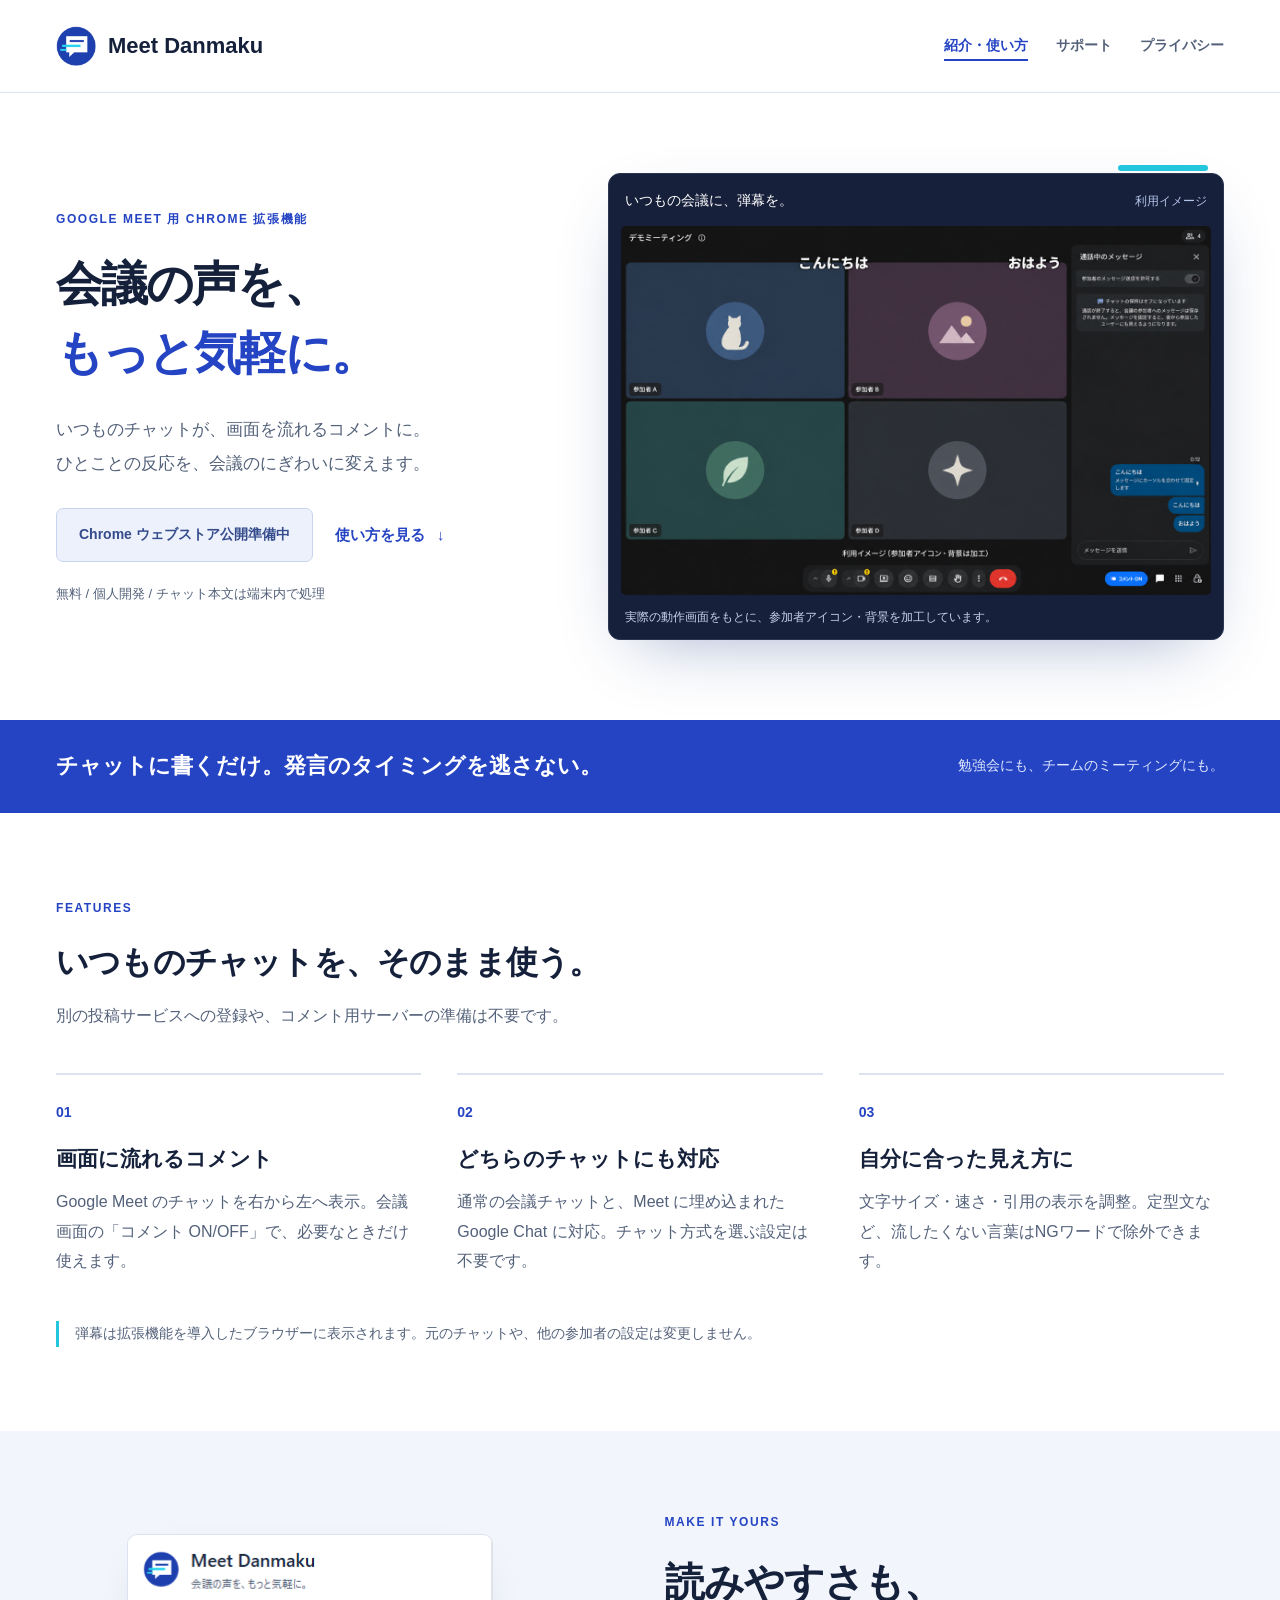
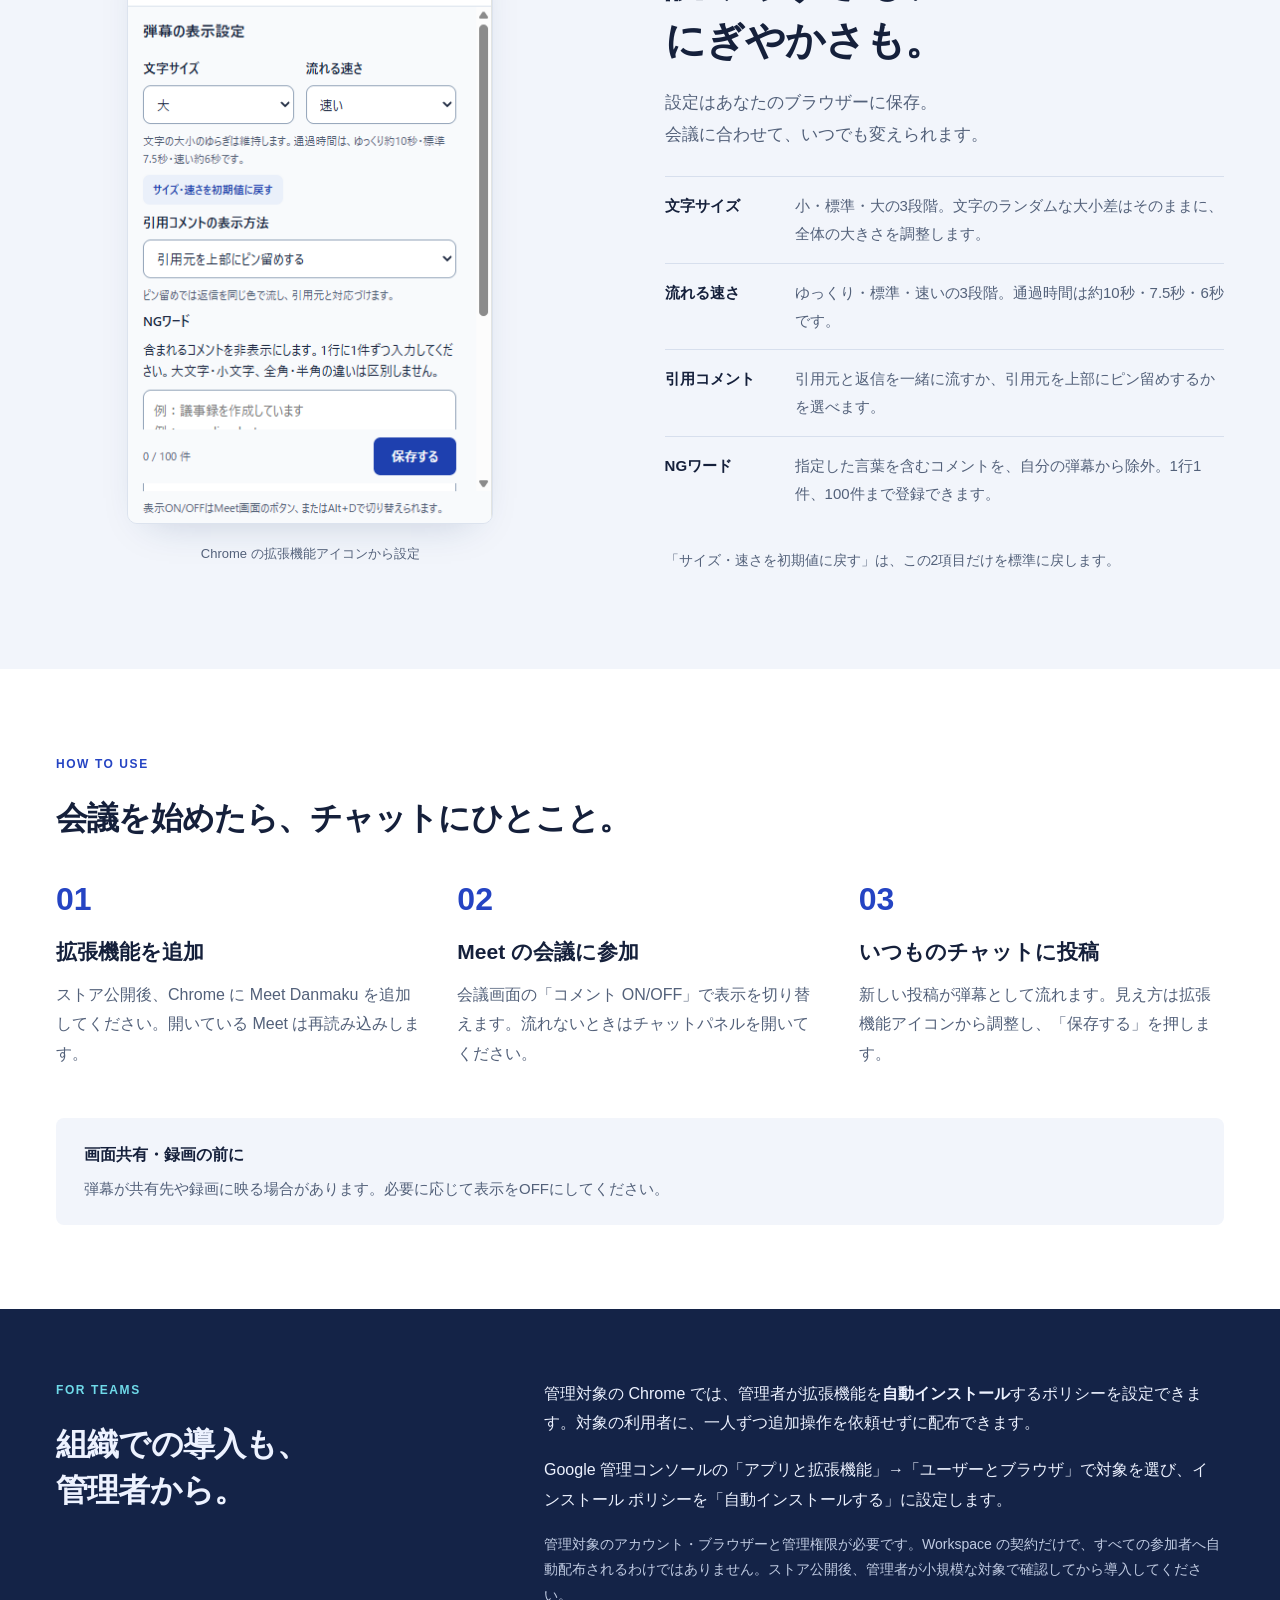
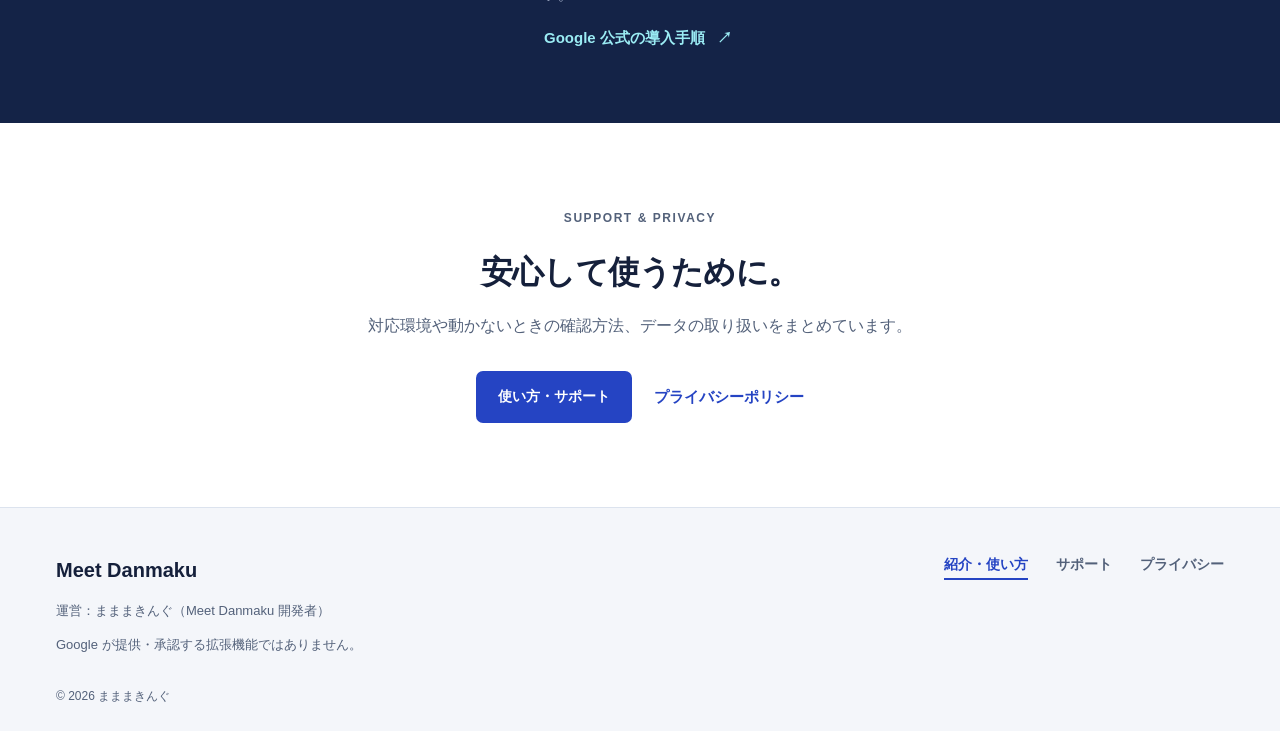
<file: index.html>
<!doctype html>
<html lang="ja"><head><meta charset="utf-8"><meta name="viewport" content="width=device-width, initial-scale=1">
<meta name="referrer" content="no-referrer">
<meta name="description" content="Google Meetのチャットを画面に流れるコメントとして表示するChrome拡張機能。文字サイズ・速さ・引用・NGワードを設定できます。"><meta name="color-scheme" content="light">
<title>Meet Danmaku｜会議の声を、もっと気軽に。</title><link rel="icon" type="image/png" href="./assets/icon32.png"><link rel="stylesheet" href="./assets/style.css"><link rel="canonical" href="https://mamamaking.github.io/meet-danmaku-site/"></head>
<body><a class="skip" href="#main">本文へ移動</a>

<header class="header"><div class="wrap header-inner"><a class="brand" href="./index.html"><img src="./assets/icon128.png" width="40" height="40" alt=""><span>Meet Danmaku</span></a><nav aria-label="メインナビゲーション"><a href="./index.html" aria-current="page">紹介・使い方</a><a href="./support/index.html">サポート</a><a href="./privacy/index.html">プライバシー</a></nav></div></header>
<main id="main">
<section class="hero wrap">
  <div class="hero-copy"><p class="eyebrow">GOOGLE MEET 用 CHROME 拡張機能</p>
    <h1>会議の声を、<br><span>もっと気軽に。</span></h1>
    <p class="lead">いつものチャットが、画面を流れるコメントに。<br class="desktop">ひとことの反応を、会議のにぎわいに変えます。</p>
    <div class="actions"><span class="button pending" aria-disabled="true">Chrome ウェブストア公開準備中</span><a class="text-link" href="#how-to">使い方を見る <span aria-hidden="true">↓</span></a></div>
    <p class="micro">無料 / 個人開発 / チャット本文は端末内で処理</p>
  </div>
  <figure class="hero-visual"><div class="image-top"><span class="image-title">いつもの会議に、弾幕を。</span><span class="image-label">利用イメージ</span></div><img src="assets/meeting.png" width="1280" height="800" alt="4つのアバターが並ぶ会議画面に、こんにちは・おはようのコメントが流れる利用イメージ"><figcaption>実際の動作画面をもとに、参加者アイコン・背景を加工しています。</figcaption></figure>
</section>
<section class="intro-band"><div class="wrap"><p>チャットに書くだけ。<br class="mobile">発言のタイミングを逃さない。</p><span>勉強会にも、チームのミーティングにも。</span></div></section>
<section class="section wrap" aria-labelledby="features"><div class="section-heading"><p class="eyebrow">FEATURES</p><h2 id="features">いつものチャットを、そのまま使う。</h2><p>別の投稿サービスへの登録や、コメント用サーバーの準備は不要です。</p></div>
<div class="feature-grid"><article><span class="number">01</span><h3>画面に流れるコメント</h3><p>Google Meet のチャットを右から左へ表示。会議画面の「コメント ON/OFF」で、必要なときだけ使えます。</p></article><article><span class="number">02</span><h3>どちらのチャットにも対応</h3><p>通常の会議チャットと、Meet に埋め込まれた Google Chat に対応。チャット方式を選ぶ設定は不要です。</p></article><article><span class="number">03</span><h3>自分に合った見え方に</h3><p>文字サイズ・速さ・引用の表示を調整。定型文など、流したくない言葉はNGワードで除外できます。</p></article></div>
<p class="note">弾幕は拡張機能を導入したブラウザーに表示されます。元のチャットや、他の参加者の設定は変更しません。</p></section>
<section class="settings-section"><div class="wrap settings-layout"><figure class="settings-visual"><img src="assets/settings.png" width="366" height="591" loading="lazy" alt="文字サイズ、流れる速さ、引用コメント、NGワードを設定する実際の拡張機能画面"><figcaption>Chrome の拡張機能アイコンから設定</figcaption></figure><div><p class="eyebrow">MAKE IT YOURS</p><h2>読みやすさも、<br>にぎやかさも。</h2><p class="section-lead">設定はあなたのブラウザーに保存。<br>会議に合わせて、いつでも変えられます。</p><dl class="settings-list"><div><dt>文字サイズ</dt><dd>小・標準・大の3段階。文字のランダムな大小差はそのままに、全体の大きさを調整します。</dd></div><div><dt>流れる速さ</dt><dd>ゆっくり・標準・速いの3段階。通過時間は約10秒・7.5秒・6秒です。</dd></div><div><dt>引用コメント</dt><dd>引用元と返信を一緒に流すか、引用元を上部にピン留めするかを選べます。</dd></div><div><dt>NGワード</dt><dd>指定した言葉を含むコメントを、自分の弾幕から除外。1行1件、100件まで登録できます。</dd></div></dl><p class="micro">「サイズ・速さを初期値に戻す」は、この2項目だけを標準に戻します。</p></div></div></section>
<section id="how-to" class="section wrap"><div class="section-heading"><p class="eyebrow">HOW TO USE</p><h2>会議を始めたら、チャットにひとこと。</h2></div><ol class="steps"><li><h3>拡張機能を追加</h3><p>ストア公開後、Chrome に Meet Danmaku を追加してください。開いている Meet は再読み込みします。</p></li><li><h3>Meet の会議に参加</h3><p>会議画面の「コメント ON/OFF」で表示を切り替えます。流れないときはチャットパネルを開いてください。</p></li><li><h3>いつものチャットに投稿</h3><p>新しい投稿が弾幕として流れます。見え方は拡張機能アイコンから調整し、「保存する」を押します。</p></li></ol><div class="plain-note"><strong>画面共有・録画の前に</strong><p>弾幕が共有先や録画に映る場合があります。必要に応じて表示をOFFにしてください。</p></div></section>
<section class="org-section"><div class="wrap org-layout"><div><p class="eyebrow">FOR TEAMS</p><h2>組織での導入も、<br>管理者から。</h2></div><div><p>管理対象の Chrome では、管理者が拡張機能を<strong>自動インストール</strong>するポリシーを設定できます。対象の利用者に、一人ずつ追加操作を依頼せずに配布できます。</p><p>Google 管理コンソールの「アプリと拡張機能」→「ユーザーとブラウザ」で対象を選び、インストール ポリシーを「自動インストールする」に設定します。</p><p class="micro">管理対象のアカウント・ブラウザーと管理権限が必要です。Workspace の契約だけで、すべての参加者へ自動配布されるわけではありません。ストア公開後、管理者が小規模な対象で確認してから導入してください。</p><a class="text-link" href="https://support.google.com/chrome/a/answer/6306504?hl=ja" rel="noreferrer">Google 公式の導入手順 <span aria-hidden="true">↗</span></a></div></div></section>
<section class="section wrap closing"><p class="eyebrow">SUPPORT & PRIVACY</p><h2>安心して使うために。</h2><p>対応環境や動かないときの確認方法、データの取り扱いをまとめています。</p><div class="actions"><a class="button primary" href="support/index.html">使い方・サポート</a><a class="text-link" href="privacy/index.html">プライバシーポリシー</a></div></section>
</main>
<footer><div class="wrap footer-inner"><div><strong>Meet Danmaku</strong><p>運営：まままきんぐ（Meet Danmaku 開発者）</p><p>Google が提供・承認する拡張機能ではありません。</p></div><nav aria-label="フッターナビゲーション"><a href="./index.html" aria-current="page">紹介・使い方</a><a href="./support/index.html">サポート</a><a href="./privacy/index.html">プライバシー</a></nav></div><div class="wrap copyright">© 2026 まままきんぐ</div></footer>
</body></html>
</file>
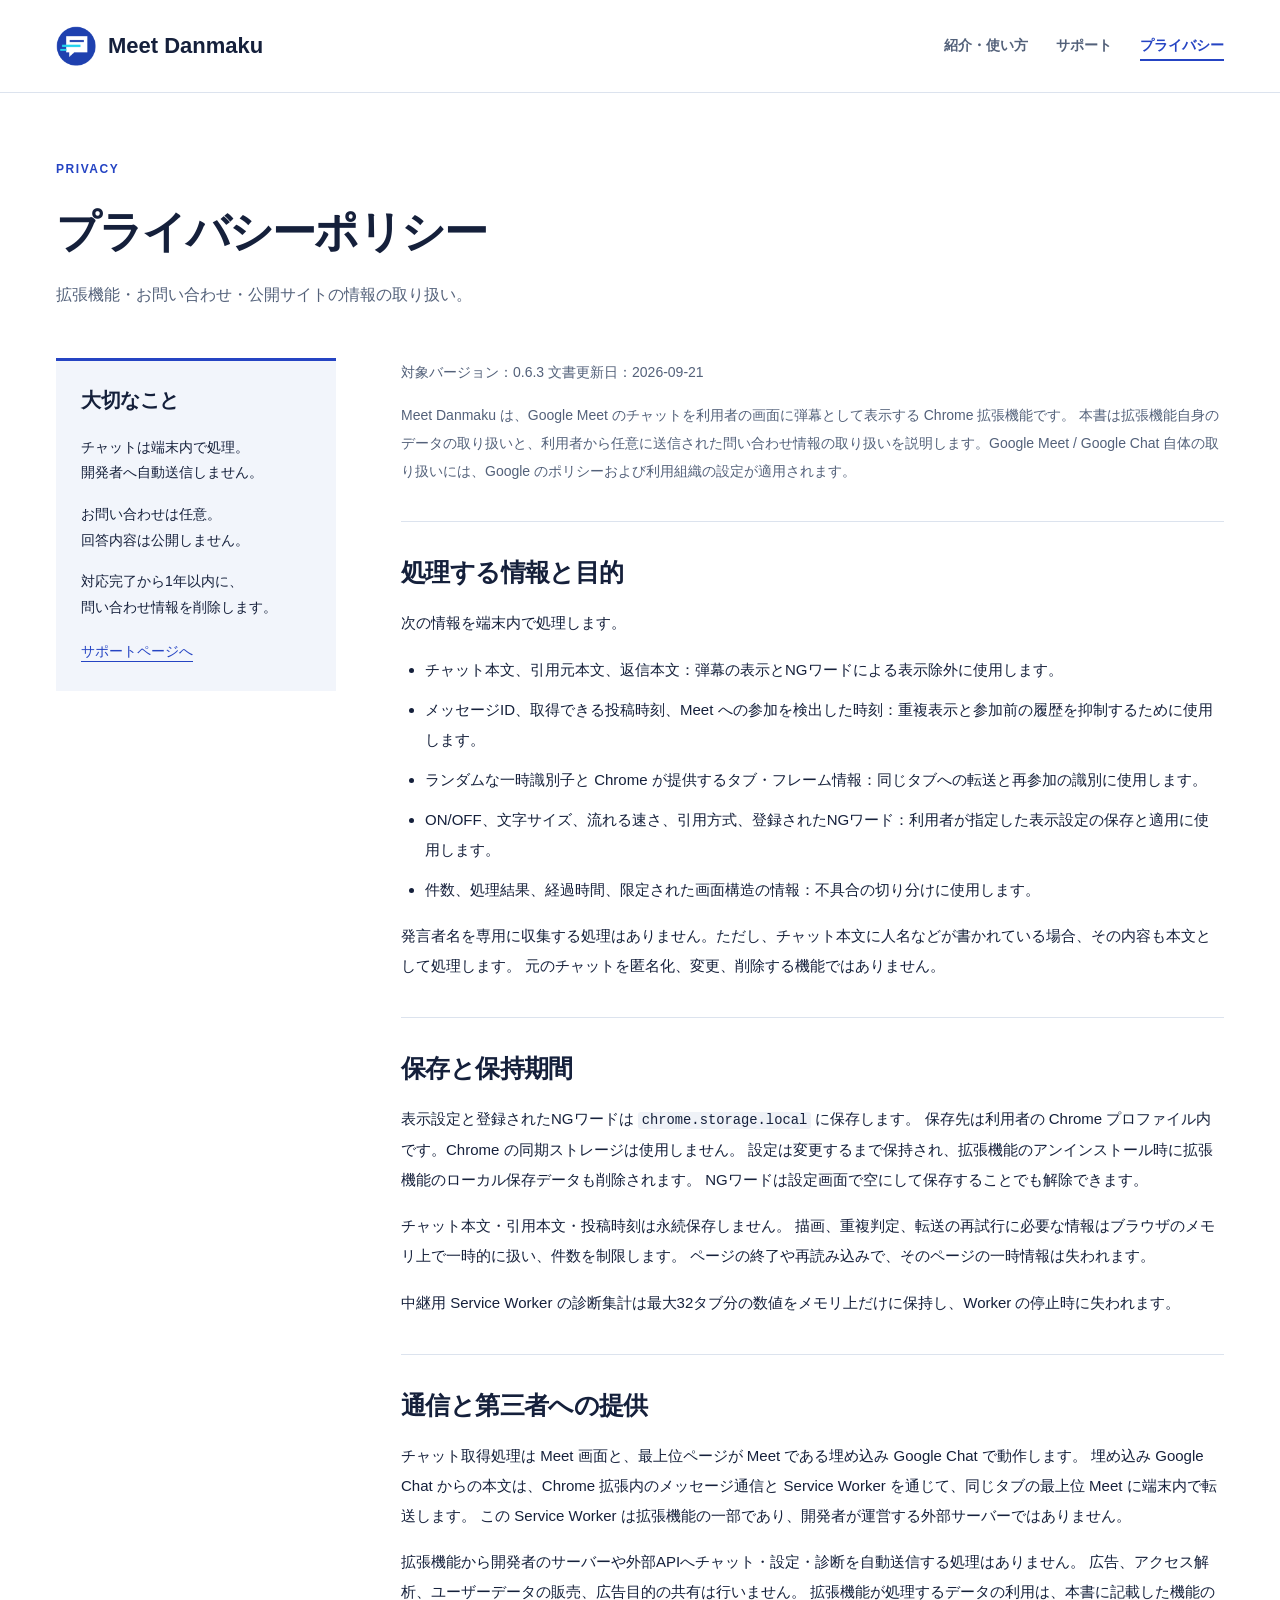
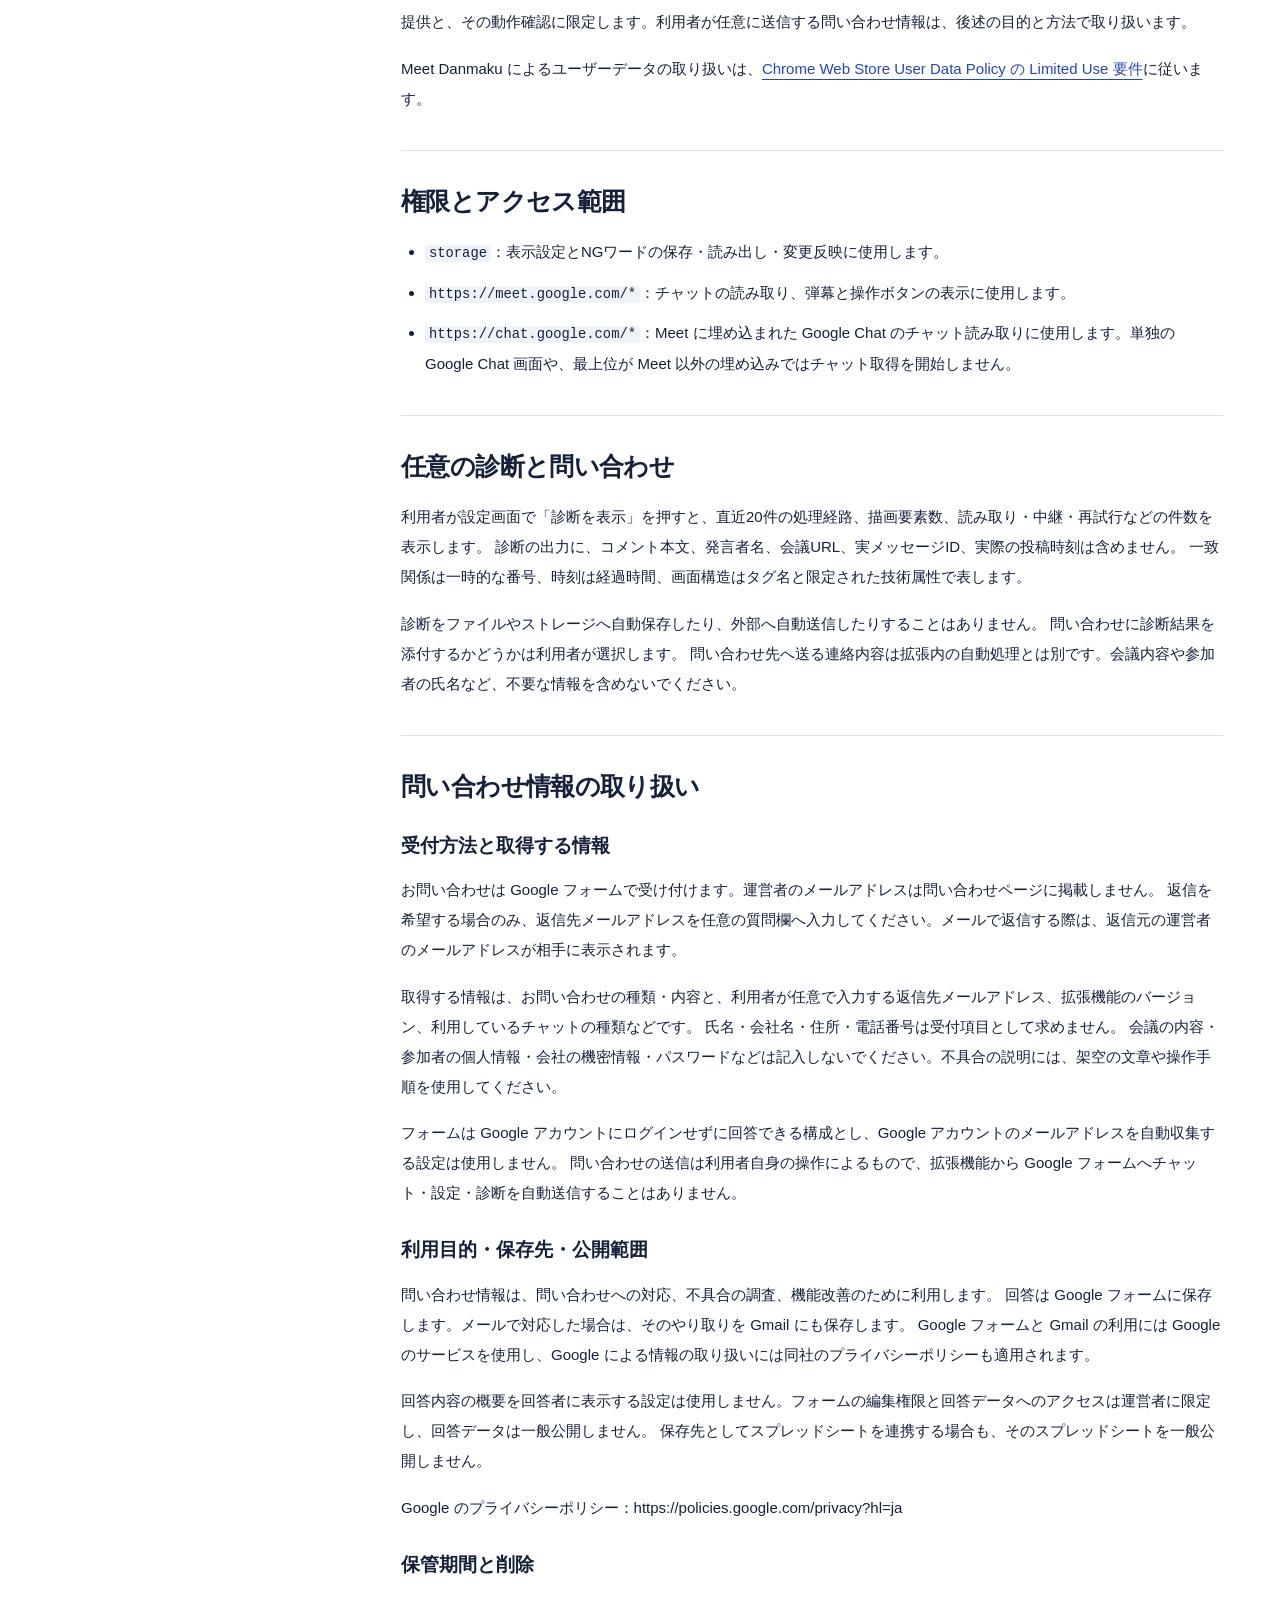
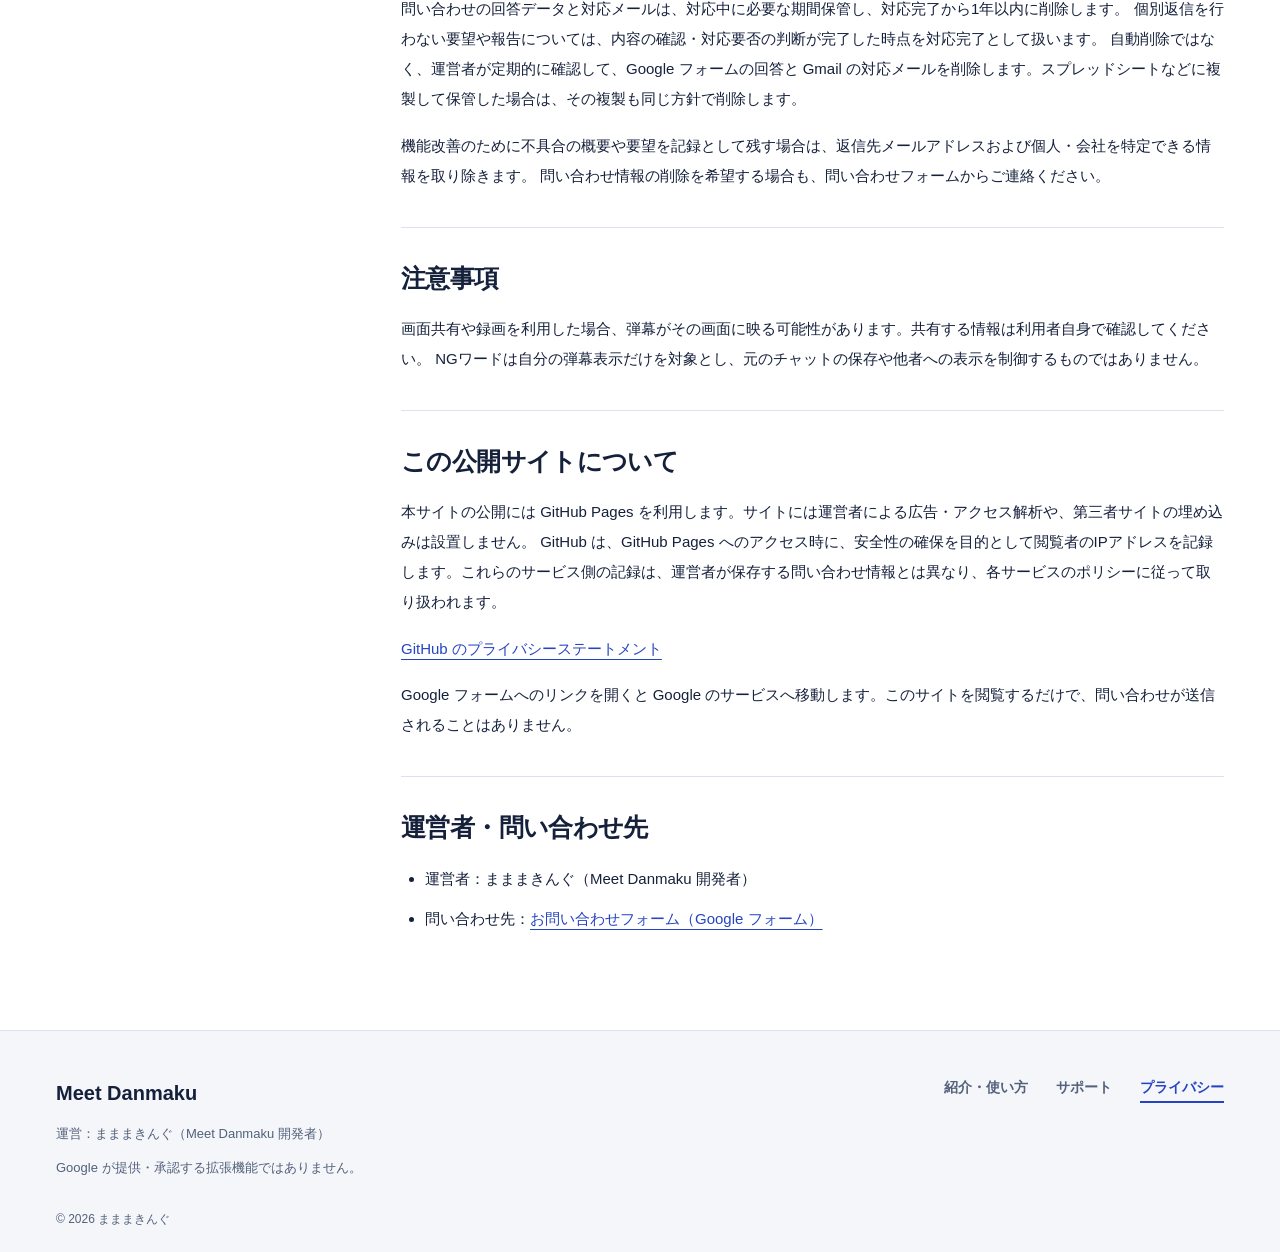
<file: privacy/index.html>
<!doctype html>
<html lang="ja"><head><meta charset="utf-8"><meta name="viewport" content="width=device-width, initial-scale=1">
<meta name="referrer" content="no-referrer">
<meta name="description" content="Meet Danmakuのチャット処理、設定の保存、問い合わせ情報と公開サイトのデータの取り扱い。"><meta name="color-scheme" content="light">
<title>プライバシーポリシー｜Meet Danmaku</title><link rel="icon" type="image/png" href="../assets/icon32.png"><link rel="stylesheet" href="../assets/style.css"><link rel="canonical" href="https://mamamaking.github.io/meet-danmaku-site/privacy/"></head>
<body><a class="skip" href="#main">本文へ移動</a>

<header class="header"><div class="wrap header-inner"><a class="brand" href="../index.html"><img src="../assets/icon128.png" width="40" height="40" alt=""><span>Meet Danmaku</span></a><nav aria-label="メインナビゲーション"><a href="../index.html">紹介・使い方</a><a href="../support/index.html">サポート</a><a href="../privacy/index.html" aria-current="page">プライバシー</a></nav></div></header>
<main id="main"><section class="page-heading wrap"><p class="eyebrow">PRIVACY</p><h1>プライバシーポリシー</h1><p>拡張機能・お問い合わせ・公開サイトの情報の取り扱い。</p></section><div class="wrap privacy-layout"><aside class="privacy-summary"><h2>大切なこと</h2><p>チャットは端末内で処理。<br>開発者へ自動送信しません。</p><p>お問い合わせは任意。<br>回答内容は公開しません。</p><p>対応完了から1年以内に、<br>問い合わせ情報を削除します。</p><a href="../support/index.html">サポートページへ</a></aside><article class="policy"><p>対象バージョン：0.6.3
文書更新日：2026-09-21</p>
<p>Meet Danmaku は、Google Meet のチャットを利用者の画面に弾幕として表示する Chrome 拡張機能です。
本書は拡張機能自身のデータの取り扱いと、利用者から任意に送信された問い合わせ情報の取り扱いを説明します。Google Meet / Google Chat 自体の取り扱いには、Google のポリシーおよび利用組織の設定が適用されます。</p>
<h2>処理する情報と目的</h2>
<p>次の情報を端末内で処理します。</p>
<ul>
<li>チャット本文、引用元本文、返信本文：弾幕の表示とNGワードによる表示除外に使用します。</li>
<li>メッセージID、取得できる投稿時刻、Meet への参加を検出した時刻：重複表示と参加前の履歴を抑制するために使用します。</li>
<li>ランダムな一時識別子と Chrome が提供するタブ・フレーム情報：同じタブへの転送と再参加の識別に使用します。</li>
<li>ON/OFF、文字サイズ、流れる速さ、引用方式、登録されたNGワード：利用者が指定した表示設定の保存と適用に使用します。</li>
<li>件数、処理結果、経過時間、限定された画面構造の情報：不具合の切り分けに使用します。</li>
</ul>
<p>発言者名を専用に収集する処理はありません。ただし、チャット本文に人名などが書かれている場合、その内容も本文として処理します。
元のチャットを匿名化、変更、削除する機能ではありません。</p>
<h2>保存と保持期間</h2>
<p>表示設定と登録されたNGワードは <code>chrome.storage.local</code> に保存します。
保存先は利用者の Chrome プロファイル内です。Chrome の同期ストレージは使用しません。
設定は変更するまで保持され、拡張機能のアンインストール時に拡張機能のローカル保存データも削除されます。
NGワードは設定画面で空にして保存することでも解除できます。</p>
<p>チャット本文・引用本文・投稿時刻は永続保存しません。
描画、重複判定、転送の再試行に必要な情報はブラウザのメモリ上で一時的に扱い、件数を制限します。
ページの終了や再読み込みで、そのページの一時情報は失われます。</p>
<p>中継用 Service Worker の診断集計は最大32タブ分の数値をメモリ上だけに保持し、Worker の停止時に失われます。</p>
<h2>通信と第三者への提供</h2>
<p>チャット取得処理は Meet 画面と、最上位ページが Meet である埋め込み Google Chat で動作します。
埋め込み Google Chat からの本文は、Chrome 拡張内のメッセージ通信と Service Worker を通じて、同じタブの最上位 Meet に端末内で転送します。
この Service Worker は拡張機能の一部であり、開発者が運営する外部サーバーではありません。</p>
<p>拡張機能から開発者のサーバーや外部APIへチャット・設定・診断を自動送信する処理はありません。
広告、アクセス解析、ユーザーデータの販売、広告目的の共有は行いません。
拡張機能が処理するデータの利用は、本書に記載した機能の提供と、その動作確認に限定します。利用者が任意に送信する問い合わせ情報は、後述の目的と方法で取り扱います。</p>
<p>Meet Danmaku によるユーザーデータの取り扱いは、<a href="https://developer.chrome.com/docs/webstore/program-policies/limited-use" rel="noreferrer">Chrome Web Store User Data Policy の Limited Use 要件</a>に従います。</p>
<h2>権限とアクセス範囲</h2>
<ul>
<li><code>storage</code>：表示設定とNGワードの保存・読み出し・変更反映に使用します。</li>
<li><code>https://meet.google.com/*</code>：チャットの読み取り、弾幕と操作ボタンの表示に使用します。</li>
<li><code>https://chat.google.com/*</code>：Meet に埋め込まれた Google Chat のチャット読み取りに使用します。単独の Google Chat 画面や、最上位が Meet 以外の埋め込みではチャット取得を開始しません。</li>
</ul>
<h2>任意の診断と問い合わせ</h2>
<p>利用者が設定画面で「診断を表示」を押すと、直近20件の処理経路、描画要素数、読み取り・中継・再試行などの件数を表示します。
診断の出力に、コメント本文、発言者名、会議URL、実メッセージID、実際の投稿時刻は含めません。
一致関係は一時的な番号、時刻は経過時間、画面構造はタグ名と限定された技術属性で表します。</p>
<p>診断をファイルやストレージへ自動保存したり、外部へ自動送信したりすることはありません。
問い合わせに診断結果を添付するかどうかは利用者が選択します。
問い合わせ先へ送る連絡内容は拡張内の自動処理とは別です。会議内容や参加者の氏名など、不要な情報を含めないでください。</p>
<h2>問い合わせ情報の取り扱い</h2>
<h3>受付方法と取得する情報</h3>
<p>お問い合わせは Google フォームで受け付けます。運営者のメールアドレスは問い合わせページに掲載しません。
返信を希望する場合のみ、返信先メールアドレスを任意の質問欄へ入力してください。メールで返信する際は、返信元の運営者のメールアドレスが相手に表示されます。</p>
<p>取得する情報は、お問い合わせの種類・内容と、利用者が任意で入力する返信先メールアドレス、拡張機能のバージョン、利用しているチャットの種類などです。
氏名・会社名・住所・電話番号は受付項目として求めません。
会議の内容・参加者の個人情報・会社の機密情報・パスワードなどは記入しないでください。不具合の説明には、架空の文章や操作手順を使用してください。</p>
<p>フォームは Google アカウントにログインせずに回答できる構成とし、Google アカウントのメールアドレスを自動収集する設定は使用しません。
問い合わせの送信は利用者自身の操作によるもので、拡張機能から Google フォームへチャット・設定・診断を自動送信することはありません。</p>
<h3>利用目的・保存先・公開範囲</h3>
<p>問い合わせ情報は、問い合わせへの対応、不具合の調査、機能改善のために利用します。
回答は Google フォームに保存します。メールで対応した場合は、そのやり取りを Gmail にも保存します。
Google フォームと Gmail の利用には Google のサービスを使用し、Google による情報の取り扱いには同社のプライバシーポリシーも適用されます。</p>
<p>回答内容の概要を回答者に表示する設定は使用しません。フォームの編集権限と回答データへのアクセスは運営者に限定し、回答データは一般公開しません。
保存先としてスプレッドシートを連携する場合も、そのスプレッドシートを一般公開しません。</p>
<p>Google のプライバシーポリシー：https://policies.google.com/privacy?hl=ja</p>
<h3>保管期間と削除</h3>
<p>問い合わせの回答データと対応メールは、対応中に必要な期間保管し、対応完了から1年以内に削除します。
個別返信を行わない要望や報告については、内容の確認・対応要否の判断が完了した時点を対応完了として扱います。
自動削除ではなく、運営者が定期的に確認して、Google フォームの回答と Gmail の対応メールを削除します。スプレッドシートなどに複製して保管した場合は、その複製も同じ方針で削除します。</p>
<p>機能改善のために不具合の概要や要望を記録として残す場合は、返信先メールアドレスおよび個人・会社を特定できる情報を取り除きます。
問い合わせ情報の削除を希望する場合も、問い合わせフォームからご連絡ください。</p>
<h2>注意事項</h2>
<p>画面共有や録画を利用した場合、弾幕がその画面に映る可能性があります。共有する情報は利用者自身で確認してください。
NGワードは自分の弾幕表示だけを対象とし、元のチャットの保存や他者への表示を制御するものではありません。</p>
<h2>この公開サイトについて</h2>
<p>本サイトの公開には GitHub Pages を利用します。サイトには運営者による広告・アクセス解析や、第三者サイトの埋め込みは設置しません。
GitHub は、GitHub Pages へのアクセス時に、安全性の確保を目的として閲覧者のIPアドレスを記録します。これらのサービス側の記録は、運営者が保存する問い合わせ情報とは異なり、各サービスのポリシーに従って取り扱われます。</p>
<p><a href="https://docs.github.com/en/site-policy/privacy-policies/github-general-privacy-statement" rel="noreferrer">GitHub のプライバシーステートメント</a></p>
<p>Google フォームへのリンクを開くと Google のサービスへ移動します。このサイトを閲覧するだけで、問い合わせが送信されることはありません。</p>
<h2>運営者・問い合わせ先</h2>
<ul>
<li>運営者：まままきんぐ（Meet Danmaku 開発者）</li>
<li>問い合わせ先：<a href="https://docs.google.com/forms/d/e/1FAIpQLScOuouDD73pNhnG6wYrwCSUpx9L0LGqm-hMfcjkXJOTTCpzZA/viewform" rel="noreferrer">お問い合わせフォーム（Google フォーム）</a></li>
</ul></article></div></main>
<footer><div class="wrap footer-inner"><div><strong>Meet Danmaku</strong><p>運営：まままきんぐ（Meet Danmaku 開発者）</p><p>Google が提供・承認する拡張機能ではありません。</p></div><nav aria-label="フッターナビゲーション"><a href="../index.html">紹介・使い方</a><a href="../support/index.html">サポート</a><a href="../privacy/index.html" aria-current="page">プライバシー</a></nav></div><div class="wrap copyright">© 2026 まままきんぐ</div></footer>
</body></html>
</file>
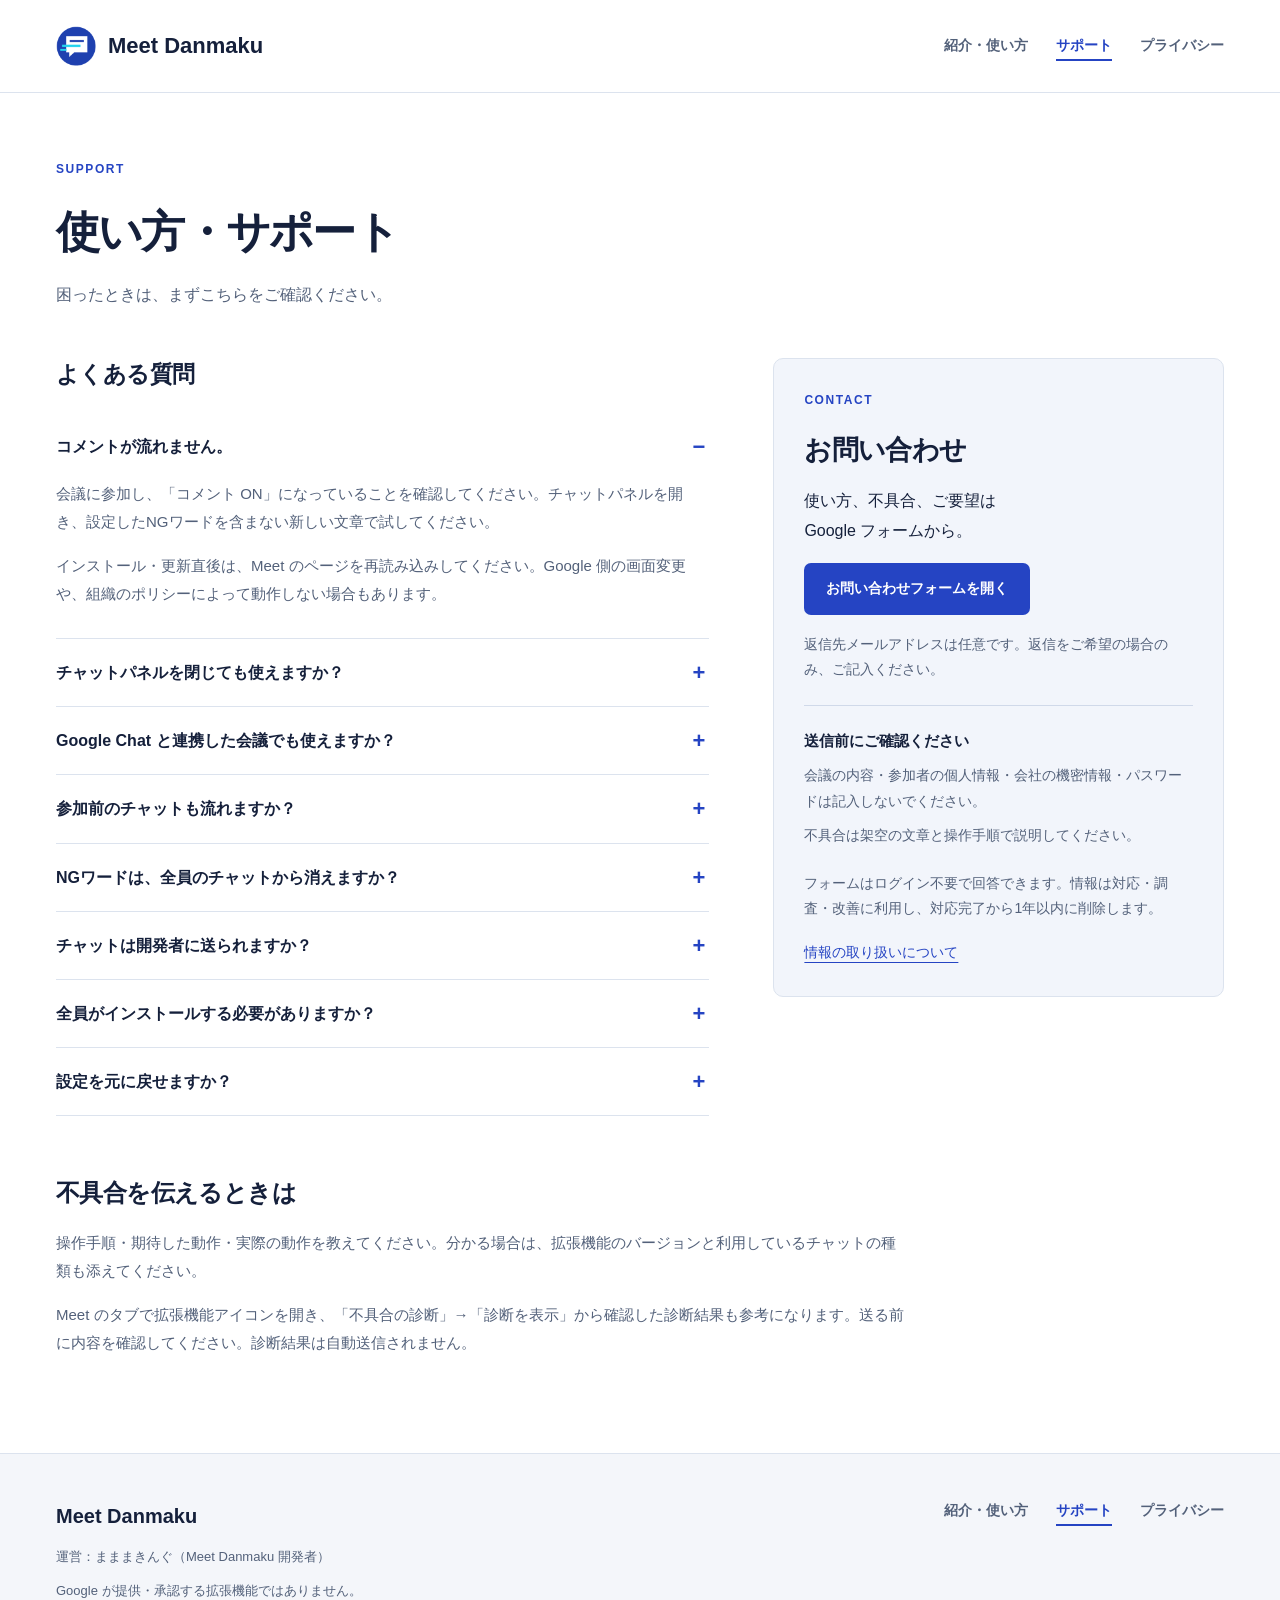
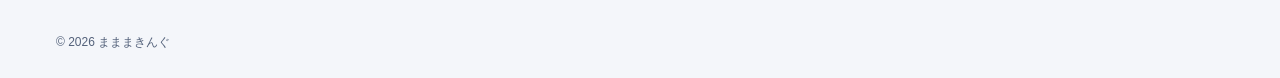
<file: support/index.html>
<!doctype html>
<html lang="ja"><head><meta charset="utf-8"><meta name="viewport" content="width=device-width, initial-scale=1">
<meta name="referrer" content="no-referrer">
<meta name="description" content="Meet Danmakuのよくある質問、動作しない場合の確認方法とお問い合わせ。"><meta name="color-scheme" content="light">
<title>使い方・サポート｜Meet Danmaku</title><link rel="icon" type="image/png" href="../assets/icon32.png"><link rel="stylesheet" href="../assets/style.css"><link rel="canonical" href="https://mamamaking.github.io/meet-danmaku-site/support/"></head>
<body><a class="skip" href="#main">本文へ移動</a>

<header class="header"><div class="wrap header-inner"><a class="brand" href="../index.html"><img src="../assets/icon128.png" width="40" height="40" alt=""><span>Meet Danmaku</span></a><nav aria-label="メインナビゲーション"><a href="../index.html">紹介・使い方</a><a href="../support/index.html" aria-current="page">サポート</a><a href="../privacy/index.html">プライバシー</a></nav></div></header>
<main id="main"><section class="page-heading wrap"><p class="eyebrow">SUPPORT</p><h1>使い方・サポート</h1><p>困ったときは、まずこちらをご確認ください。</p></section>
<div class="wrap support-layout"><section class="faq" aria-labelledby="faq-title"><h2 id="faq-title">よくある質問</h2>
<details open><summary>コメントが流れません。</summary><div><p>会議に参加し、「コメント ON」になっていることを確認してください。チャットパネルを開き、設定したNGワードを含まない新しい文章で試してください。</p><p>インストール・更新直後は、Meet のページを再読み込みしてください。Google 側の画面変更や、組織のポリシーによって動作しない場合もあります。</p></div></details>
<details><summary>チャットパネルを閉じても使えますか？</summary><div><p>チャット本文や埋め込みフレームがページ内に残っていれば、取得を続けます。Google 側がチャットを読み込まない、または破棄した場合は取得できません。流れない場合はパネルを開いてください。</p><p>パネルを自動で開閉する機能はありません。</p></div></details>
<details><summary>Google Chat と連携した会議でも使えますか？</summary><div><p>通常の会議チャットと、Meet に埋め込まれた Google Chat の両方に対応しています。方式の手動切り替えは不要です。</p><p>単独の Google Chat 画面は対象外です。Google 側の更新・表示言語・組織の設定によって動作が変わる場合があります。</p></div></details>
<details><summary>参加前のチャットも流れますか？</summary><div><p>取得できる投稿時刻と初期読み込み状態を使い、参加前の履歴を抑制します。ただし、時刻が分からない場合などは履歴と新着を完全に区別できず、読み込み中の新着も抑制されることがあります。</p><p>端末の時計のずれも判定に影響します。表示をOFFにしている間の投稿は、ONに戻しても流し直しません。</p></div></details>
<details><summary>NGワードは、全員のチャットから消えますか？</summary><div><p>いいえ。NGワードは、自分の弾幕表示から該当コメントを除外する設定です。元のチャットや他の参加者の画面は変更しません。組織全体の投稿制限や、機密情報の流出防止を保証する機能ではありません。</p></div></details>
<details><summary>チャットは開発者に送られますか？</summary><div><p>拡張機能からチャット本文・設定・診断情報を開発者へ自動送信する処理はありません。チャット本文は端末内で処理し、永続保存しません。</p><p>Google Meet / Google Chat 自体の通信と、利用者が自分で送るお問い合わせは別です。詳しくは<a href="../privacy/index.html">プライバシーポリシー</a>をご確認ください。</p></div></details>
<details><summary>全員がインストールする必要がありますか？</summary><div><p>弾幕を見る各ブラウザーに拡張機能が必要です。管理対象の Chrome では、管理者による自動インストールも利用できます。導入していない参加者も、通常の会議チャットに投稿できます。</p><p>画面共有や録画には弾幕が映る場合があるため、共有前に確認してください。</p></div></details>
<details><summary>設定を元に戻せますか？</summary><div><p>拡張機能の設定画面で「サイズ・速さを初期値に戻す」を押し、「保存する」を押してください。NGワードや引用方式、ON/OFFは変わりません。NGワードを解除したい場合は入力欄を空にして保存します。</p></div></details>
</section><aside class="contact" id="contact"><p class="eyebrow">CONTACT</p><h2>お問い合わせ</h2><p>使い方、不具合、ご要望は<br>Google フォームから。</p><p><a class="button primary" href="https://docs.google.com/forms/d/e/1FAIpQLScOuouDD73pNhnG6wYrwCSUpx9L0LGqm-hMfcjkXJOTTCpzZA/viewform" rel="noreferrer">お問い合わせフォームを開く</a></p><p class="micro">返信先メールアドレスは任意です。返信をご希望の場合のみ、ご記入ください。</p><div class="contact-warning"><strong>送信前にご確認ください</strong><p>会議の内容・参加者の個人情報・会社の機密情報・パスワードは記入しないでください。</p><p>不具合は架空の文章と操作手順で説明してください。</p></div><p class="micro">フォームはログイン不要で回答できます。情報は対応・調査・改善に利用し、対応完了から1年以内に削除します。</p><a href="../privacy/index.html">情報の取り扱いについて</a></aside></div>
<section class="wrap diagnostic"><h2>不具合を伝えるときは</h2><p>操作手順・期待した動作・実際の動作を教えてください。分かる場合は、拡張機能のバージョンと利用しているチャットの種類も添えてください。</p><p>Meet のタブで拡張機能アイコンを開き、「不具合の診断」→「診断を表示」から確認した診断結果も参考になります。送る前に内容を確認してください。診断結果は自動送信されません。</p></section></main>
<footer><div class="wrap footer-inner"><div><strong>Meet Danmaku</strong><p>運営：まままきんぐ（Meet Danmaku 開発者）</p><p>Google が提供・承認する拡張機能ではありません。</p></div><nav aria-label="フッターナビゲーション"><a href="../index.html">紹介・使い方</a><a href="../support/index.html" aria-current="page">サポート</a><a href="../privacy/index.html">プライバシー</a></nav></div><div class="wrap copyright">© 2026 まままきんぐ</div></footer>
</body></html>
</file>
<file: assets/style.css>
:root{--blue:#2544c3;--ink:#15203b;--muted:#53617a;--line:#dce3ee;--pale:#f2f5fb;--cyan:#24c6dd}
*{box-sizing:border-box}html{scroll-behavior:smooth;scroll-padding-top:24px}body{margin:0;font-family:-apple-system,BlinkMacSystemFont,"Segoe UI","Yu Gothic UI","Meiryo",sans-serif;color:var(--ink);background:#fff;font-size:16px;line-height:1.85}a{color:var(--blue);text-underline-offset:5px}a:hover{text-decoration-thickness:2px}a:focus-visible,summary:focus-visible{outline:3px solid #0c8baa;outline-offset:5px}img{display:block;max-width:100%;height:auto}figure{margin:0}p{margin:0 0 1.1em}h1,h2,h3{line-height:1.45;margin:0;font-weight:750}h1{letter-spacing:-.04em}h2{font-size:32px;letter-spacing:-.025em}h3{font-size:21px}.wrap{max-width:1248px;margin-inline:auto;padding-inline:40px}.draft{background:#172751;color:#fff;font-size:13px;text-align:center;padding:6px 20px}.draft span{margin-left:18px;color:#d3defb}.header{border-bottom:1px solid var(--line)}.header-inner{min-height:92px;display:flex;align-items:center;justify-content:space-between;gap:30px}.brand{display:flex;align-items:center;gap:12px;text-decoration:none;color:var(--ink);font-size:22px;font-weight:700;white-space:nowrap}.brand img{width:40px;height:40px}nav{display:flex;gap:28px;flex-wrap:wrap}nav a{color:var(--muted);text-decoration:none;font-size:14px;font-weight:600}nav a[aria-current=page]{color:var(--blue);text-decoration:underline;text-decoration-thickness:2px;text-underline-offset:9px}.skip{position:fixed;top:-100px;left:15px;z-index:10;background:#fff;padding:8px}.skip:focus{top:8px}.hero{display:grid;grid-template-columns:.9fr 1.1fr;gap:48px;align-items:center;padding-top:80px;padding-bottom:80px}.eyebrow{font-size:12px;letter-spacing:.13em;font-weight:750;color:var(--blue);margin-bottom:20px}.hero h1{font-size:clamp(36px,3.7vw,54px);margin-bottom:26px;white-space:nowrap}.hero h1 span{color:var(--blue)}.lead{color:var(--muted);font-size:17px;line-height:1.95;margin-bottom:28px}.actions{display:flex;gap:22px;align-items:center;flex-wrap:wrap}.button{display:inline-flex;align-items:center;justify-content:center;padding:13px 22px;border-radius:7px;font-weight:650;font-size:14px;text-decoration:none;min-height:48px}.pending{background:#edf1fb;border:1px solid #c9d4ef;color:#354c8c}.primary{background:var(--blue);color:#fff}.primary:hover{background:#1c3292}.text-link{font-size:15px;font-weight:650;text-decoration:none}.text-link span{margin-left:8px}.micro{font-size:14px;color:var(--muted);line-height:1.8}.hero .micro{margin:20px 0 0;font-size:13px}.hero-visual{background:#17203b;border-radius:12px;padding:12px;box-shadow:0 24px 65px -28px #203f8870;border:1px solid #2b3652;position:relative}.hero-visual:before{content:"";position:absolute;right:15px;top:-9px;width:90px;height:6px;background:var(--cyan);border-radius:3px}.image-top{display:flex;justify-content:space-between;color:white;align-items:center;padding:2px 4px 12px;gap:8px}.image-title{font-size:14px}.image-label{font-size:12px;color:#b4c4ea}.hero-visual img{border-radius:5px}.hero-visual figcaption{font-size:12px;color:#c6d1e9;line-height:1.7;padding:12px 4px 0}.intro-band{background:var(--blue);color:white;padding:26px 0}.intro-band .wrap{display:flex;align-items:center;justify-content:space-between;gap:24px}.intro-band p{font-size:22px;font-weight:650;margin:0}.intro-band span{font-size:14px;color:#e0e9ff}.section{padding-top:84px;padding-bottom:84px}.section-heading{max-width:800px;margin-bottom:42px}.section-heading h2{margin-bottom:16px}.section-heading p:not(.eyebrow){color:var(--muted)}.feature-grid{display:grid;grid-template-columns:repeat(3,1fr);gap:36px}.feature-grid article{border-top:2px solid var(--line);padding-top:22px}.number{font-size:14px;font-weight:700;color:var(--blue)}.feature-grid h3{margin:18px 0 12px}.feature-grid p{color:var(--muted)}.note{margin:28px 0 0;padding-left:16px;border-left:3px solid var(--cyan);font-size:14px;color:var(--muted)}.settings-section{background:var(--pale);padding:80px 0}.settings-layout{display:grid;grid-template-columns:1fr 1.1fr;gap:100px;align-items:center}.settings-visual{max-width:366px;margin:auto}.settings-visual img{border:1px solid var(--line);border-radius:10px;box-shadow:0 16px 40px -22px #19396640}.settings-visual figcaption{font-size:13px;color:var(--muted);text-align:center;margin-top:18px}.settings-layout h2{font-size:40px;margin-bottom:18px}.section-lead{font-size:17px;color:var(--muted)}.settings-list{margin:26px 0}.settings-list>div{display:grid;grid-template-columns:110px 1fr;gap:20px;border-top:1px solid #d7dfed;padding:15px 0}.settings-list dt{font-weight:700;font-size:15px}.settings-list dd{margin:0;color:var(--muted);font-size:15px}.steps{list-style:none;counter-reset:step;display:grid;grid-template-columns:repeat(3,1fr);gap:36px;margin:0;padding:0}.steps li{counter-increment:step}.steps li:before{content:counter(step,decimal-leading-zero);display:block;color:var(--blue);font-size:32px;font-weight:700;line-height:1;margin-bottom:22px}.steps h3{margin-bottom:12px}.steps p{color:var(--muted)}.plain-note{background:var(--pale);border-radius:8px;padding:22px 28px;margin-top:32px}.plain-note p{margin:5px 0 0;font-size:15px;color:var(--muted)}.org-section{padding:70px 0;background:#142347;color:#edf2ff}.org-layout{display:grid;grid-template-columns:.75fr 1.25fr;gap:80px}.org-section .eyebrow{color:#6fdae9}.org-section .micro{color:#c0cbe2}.org-section a{color:#9becf4}.closing{text-align:center}.closing h2{margin-bottom:16px}.closing p{color:var(--muted)}.closing .actions{justify-content:center;margin-top:30px}footer{background:#f4f6fa;border-top:1px solid var(--line);padding:44px 0 24px}.footer-inner{display:flex;justify-content:space-between;gap:36px}.footer-inner strong{font-size:20px}.footer-inner p{font-size:13px;color:var(--muted);margin:10px 0 0}.copyright{font-size:12px;color:var(--muted);margin-top:28px}.page-heading{padding-top:65px;padding-bottom:48px}.page-heading h1{font-size:44px;margin-bottom:16px}.page-heading>p:last-child{color:var(--muted);margin:0}.support-layout{display:grid;grid-template-columns:1.45fr 1fr;gap:64px;align-items:start}.faq h2{font-size:23px;margin-bottom:22px}.faq details{border-bottom:1px solid var(--line)}.faq summary{padding:20px 28px 20px 0;cursor:pointer;font-weight:650;position:relative;list-style:none;line-height:1.7}.faq summary::-webkit-details-marker{display:none}.faq summary:after{content:'+';position:absolute;right:4px;color:var(--blue);font-size:22px;top:15px}.faq details[open] summary:after{content:'−'}.faq details>div{padding:0 20px 14px 0;color:var(--muted);font-size:15px}.contact{background:var(--pale);border:1px solid var(--line);border-radius:10px;padding:30px}.contact h2{font-size:27px;margin-bottom:16px}.contact-status{padding:18px;background:#e1e8f8;border-radius:6px;margin:24px 0}.contact-status p{font-size:14px;margin:6px 0 0}.contact-warning{border-top:1px solid #d0d9e9;margin:22px 0;padding-top:20px}.contact-warning strong{font-size:15px}.contact-warning p{font-size:14px;margin:8px 0;color:var(--muted)}.contact>a{font-size:14px}.diagnostic{padding-top:60px;padding-bottom:80px}.diagnostic h2{font-size:24px;margin-bottom:18px}.diagnostic p{max-width:850px;color:var(--muted);font-size:15px}.privacy-layout{display:grid;grid-template-columns:280px 1fr;gap:65px;padding-bottom:80px}.privacy-summary{background:var(--pale);padding:25px;height:fit-content;border-top:3px solid var(--blue)}.privacy-summary h2{font-size:20px;margin-bottom:20px}.privacy-summary p{font-size:14px}.privacy-summary a{font-size:14px}.policy{min-width:0;overflow-wrap:anywhere}.policy h2{font-size:25px;border-top:1px solid var(--line);padding-top:32px;margin:36px 0 18px}.policy h3{font-size:19px;margin:28px 0 16px}.policy p,.policy li{font-size:15px;line-height:2}.policy>p:first-child,.policy>p:nth-child(2){color:var(--muted);font-size:14px}.policy ul{padding-left:24px}.policy li{margin-bottom:10px}code{font-size:.92em;background:#eff2f7;padding:1px 4px;border-radius:3px}.mobile{display:none}
@media(min-width:1440px){.hero{padding-top:100px;padding-bottom:100px}}
@media(max-width:1000px){.wrap{padding-inline:28px}.hero{gap:28px}.hero h1{font-size:38px}.lead{font-size:16px}.hero .actions{gap:15px}.settings-layout{gap:55px}.org-layout{gap:40px}.support-layout{gap:32px}.privacy-layout{grid-template-columns:220px 1fr;gap:35px}.desktop{display:none}}
@media(max-width:760px){.wrap{padding-inline:22px}.draft{font-size:12px}.draft span{margin-left:8px}.header-inner{min-height:auto;padding-block:20px;flex-wrap:wrap;gap:19px}.brand{font-size:21px}.brand img{width:34px;height:34px}nav{gap:24px}.hero{grid-template-columns:1fr;padding-top:48px;padding-bottom:48px;gap:38px}.hero h1{font-size:43px;white-space:normal}.eyebrow{font-size:11px;margin-bottom:16px}.lead{font-size:16px}.hero-visual{padding:9px}.intro-band .wrap{display:block}.intro-band p{font-size:20px;margin-bottom:8px}.intro-band span{font-size:13px}.section{padding-top:56px;padding-bottom:56px}h2{font-size:27px}.section-heading{margin-bottom:30px}.feature-grid,.steps{grid-template-columns:1fr;gap:24px}.feature-grid h3{margin-top:10px}.feature-grid p{margin-bottom:0}.settings-section{padding:54px 0}.settings-layout{grid-template-columns:1fr;gap:38px}.settings-layout>div{grid-row:1}.settings-layout h2{font-size:33px}.settings-visual{width:100%;max-width:330px}.settings-list>div{grid-template-columns:90px 1fr;gap:12px}.steps li:before{font-size:25px;margin-bottom:12px}.steps li{border-top:1px solid var(--line);padding-top:23px}.steps p{margin-bottom:0}.org-section{padding:48px 0}.org-layout{grid-template-columns:1fr;gap:24px}.footer-inner{flex-direction:column;gap:25px}.footer-inner nav{gap:20px}.page-heading{padding-top:40px;padding-bottom:34px}.page-heading h1{font-size:33px}.support-layout,.privacy-layout{grid-template-columns:1fr;gap:35px}.contact{padding:24px}.privacy-summary{display:none}.policy h2{font-size:23px}.diagnostic{padding-top:45px;padding-bottom:50px}.mobile{display:block}}
@media(prefers-reduced-motion:reduce){html{scroll-behavior:auto}}
</file>
